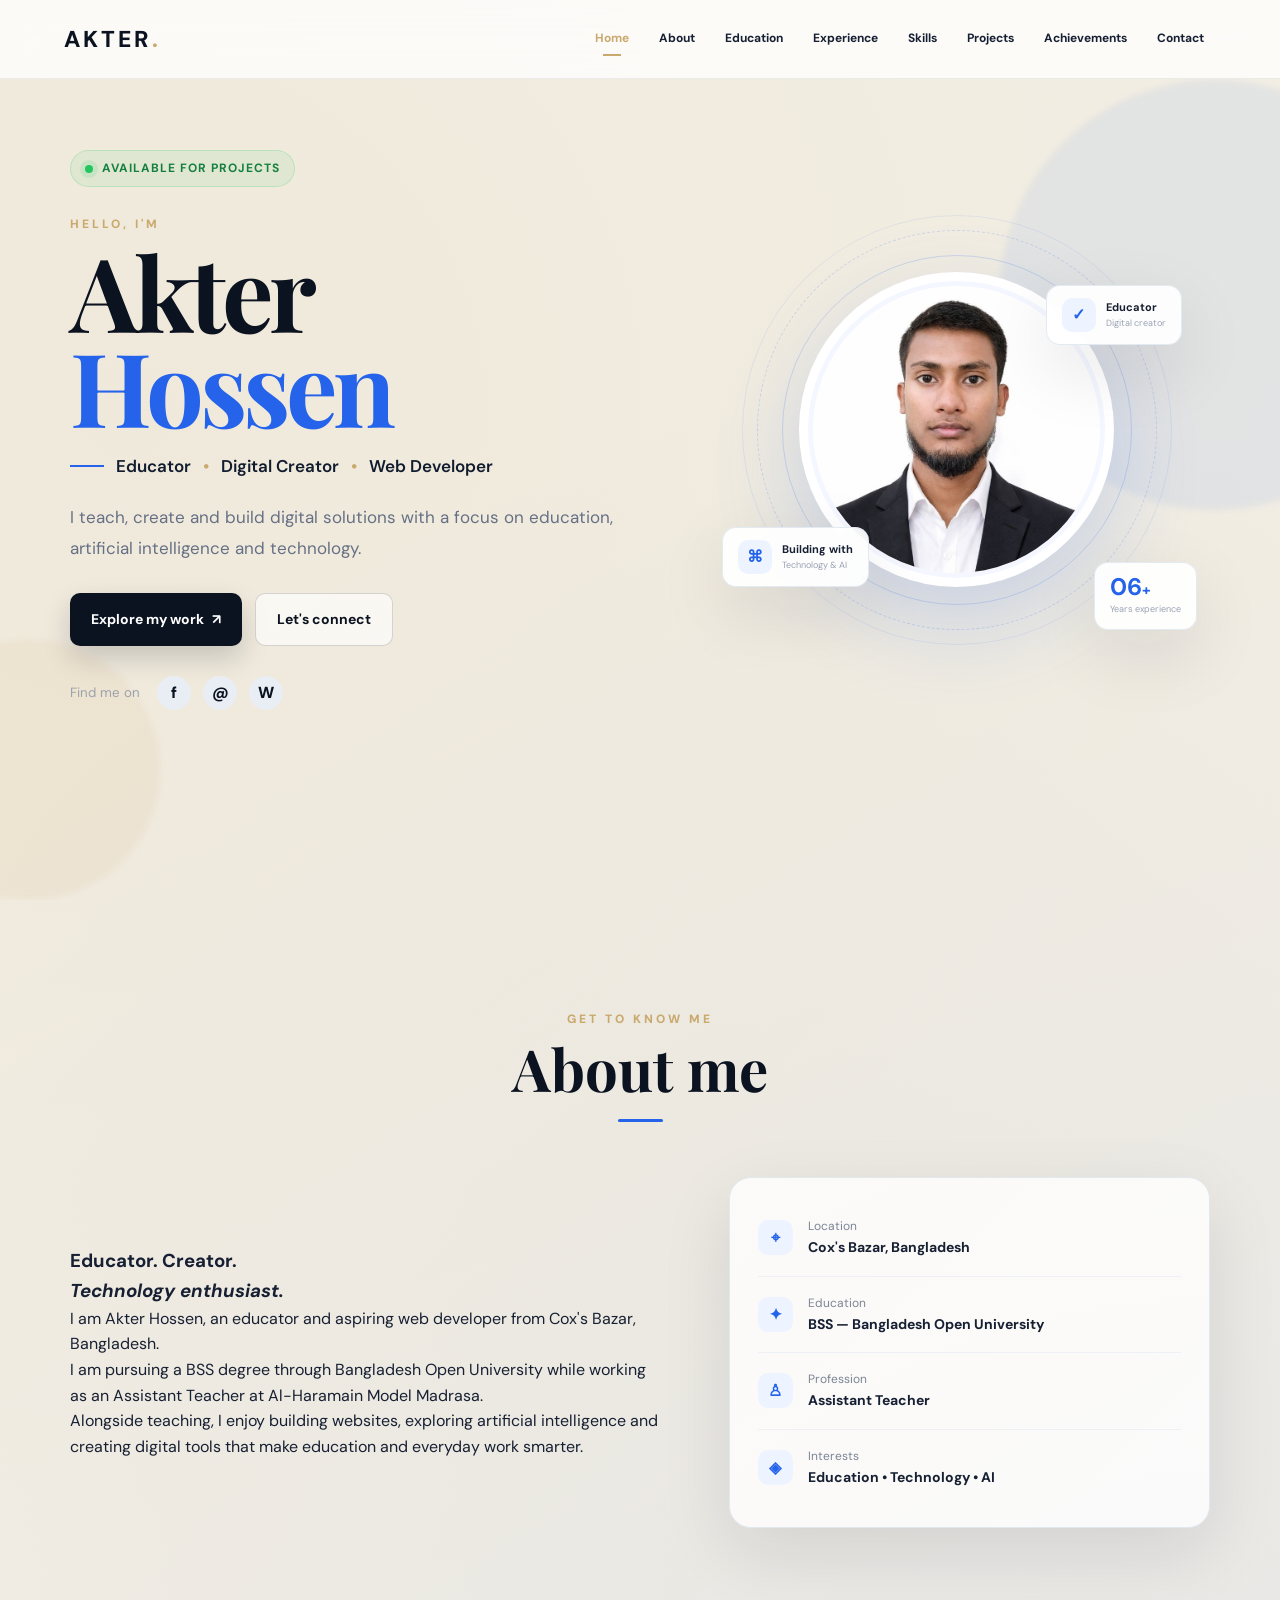
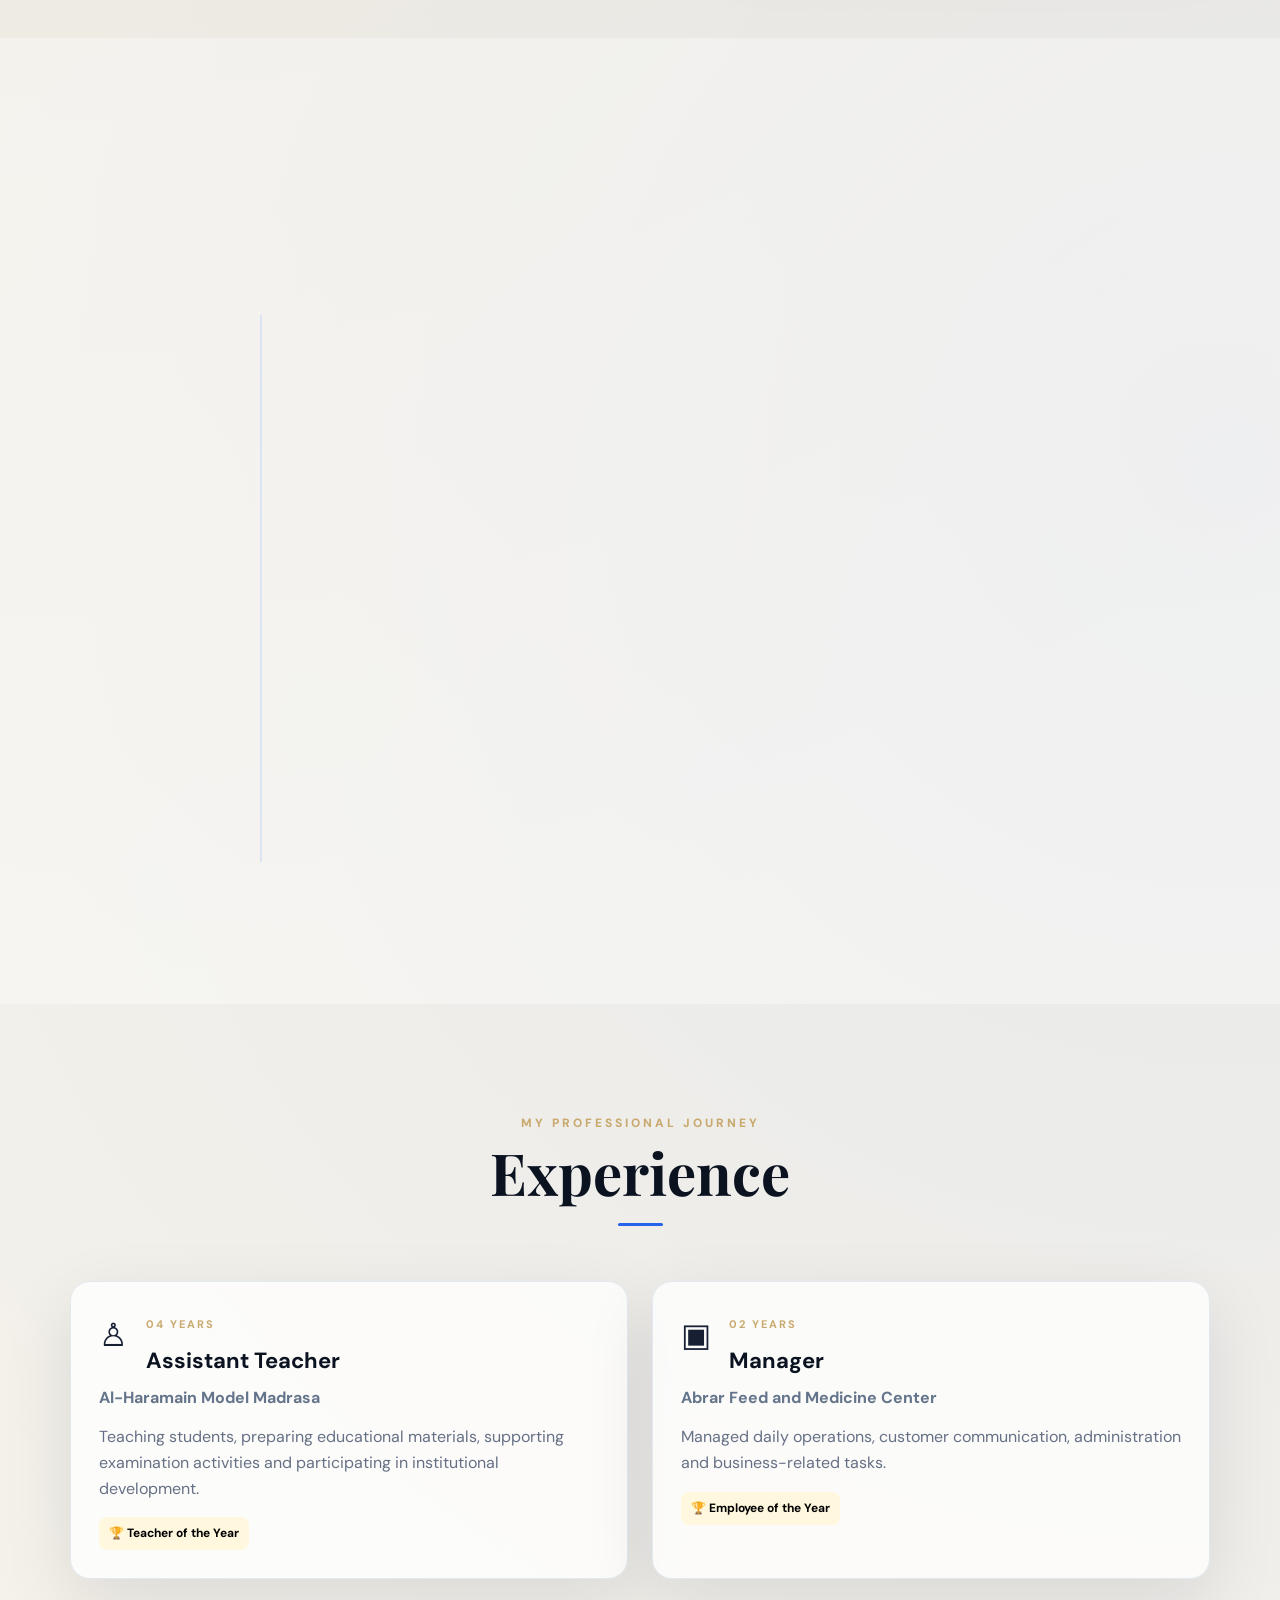
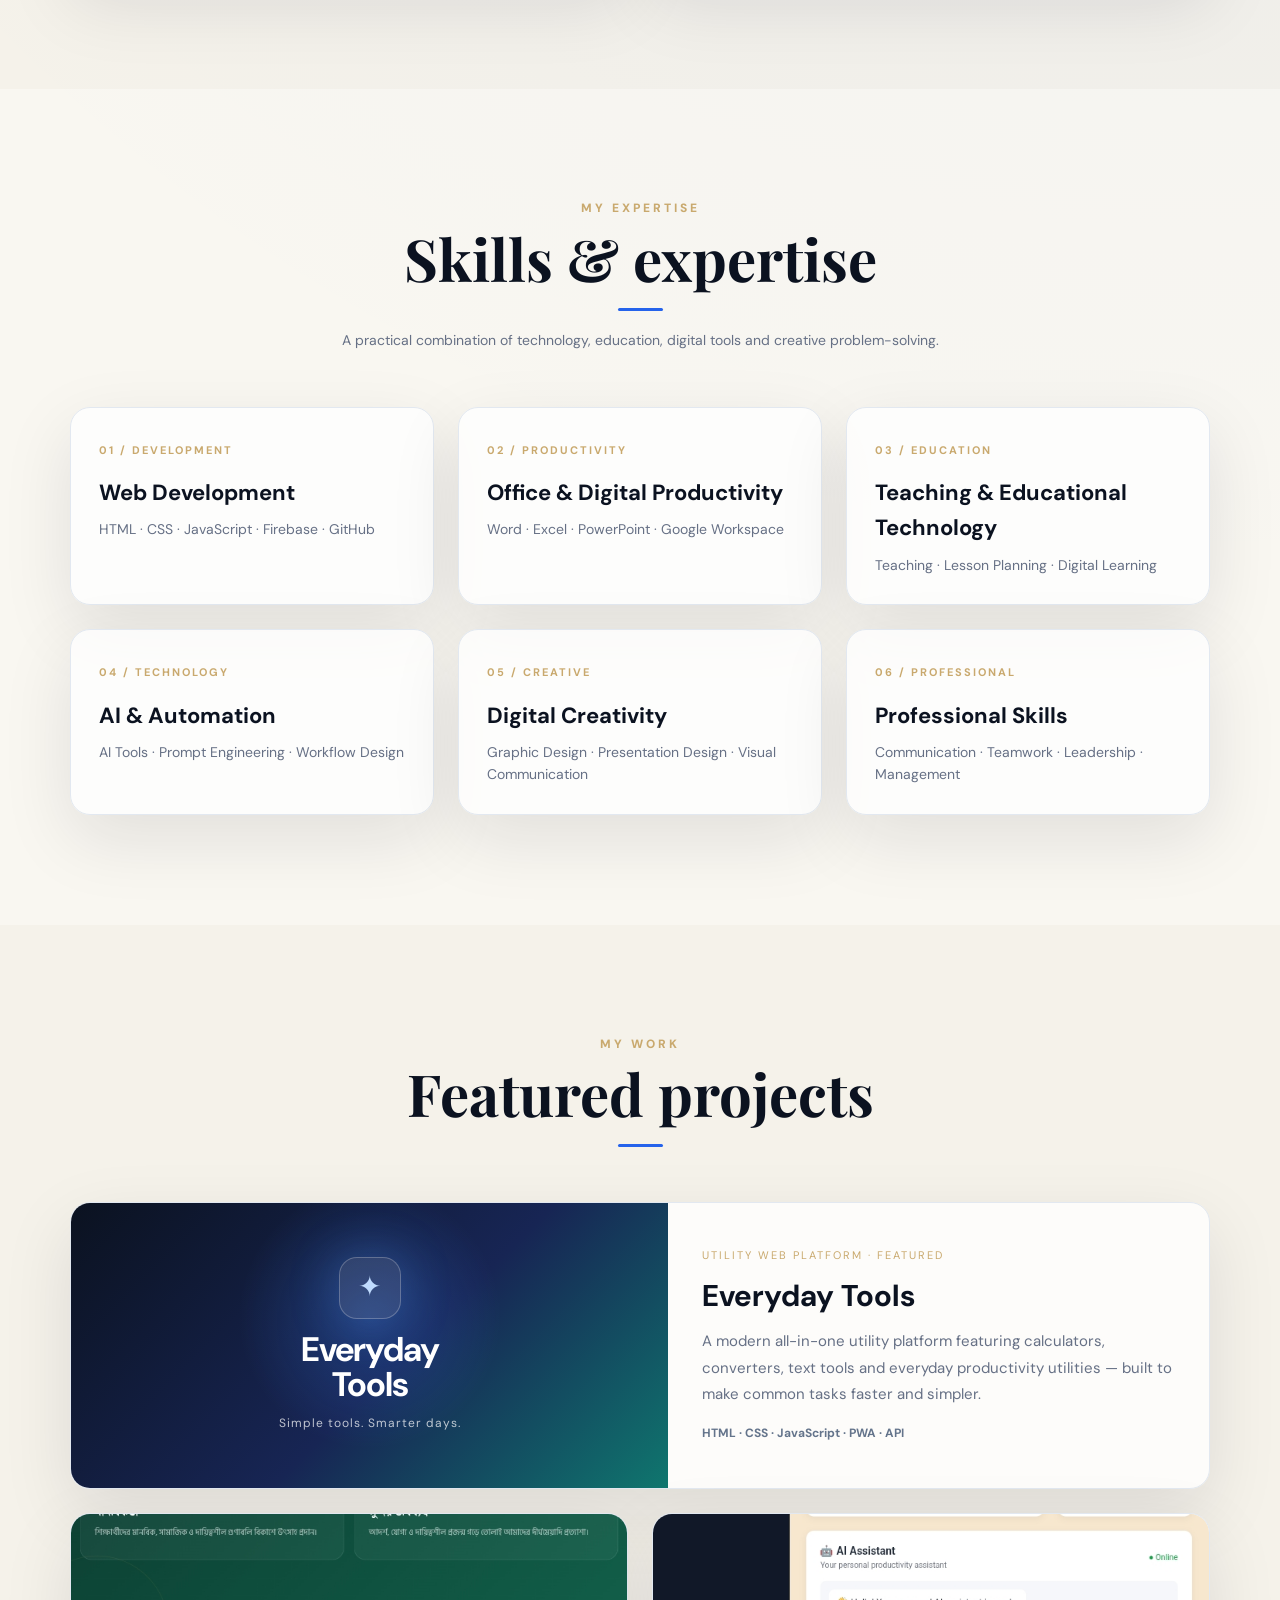
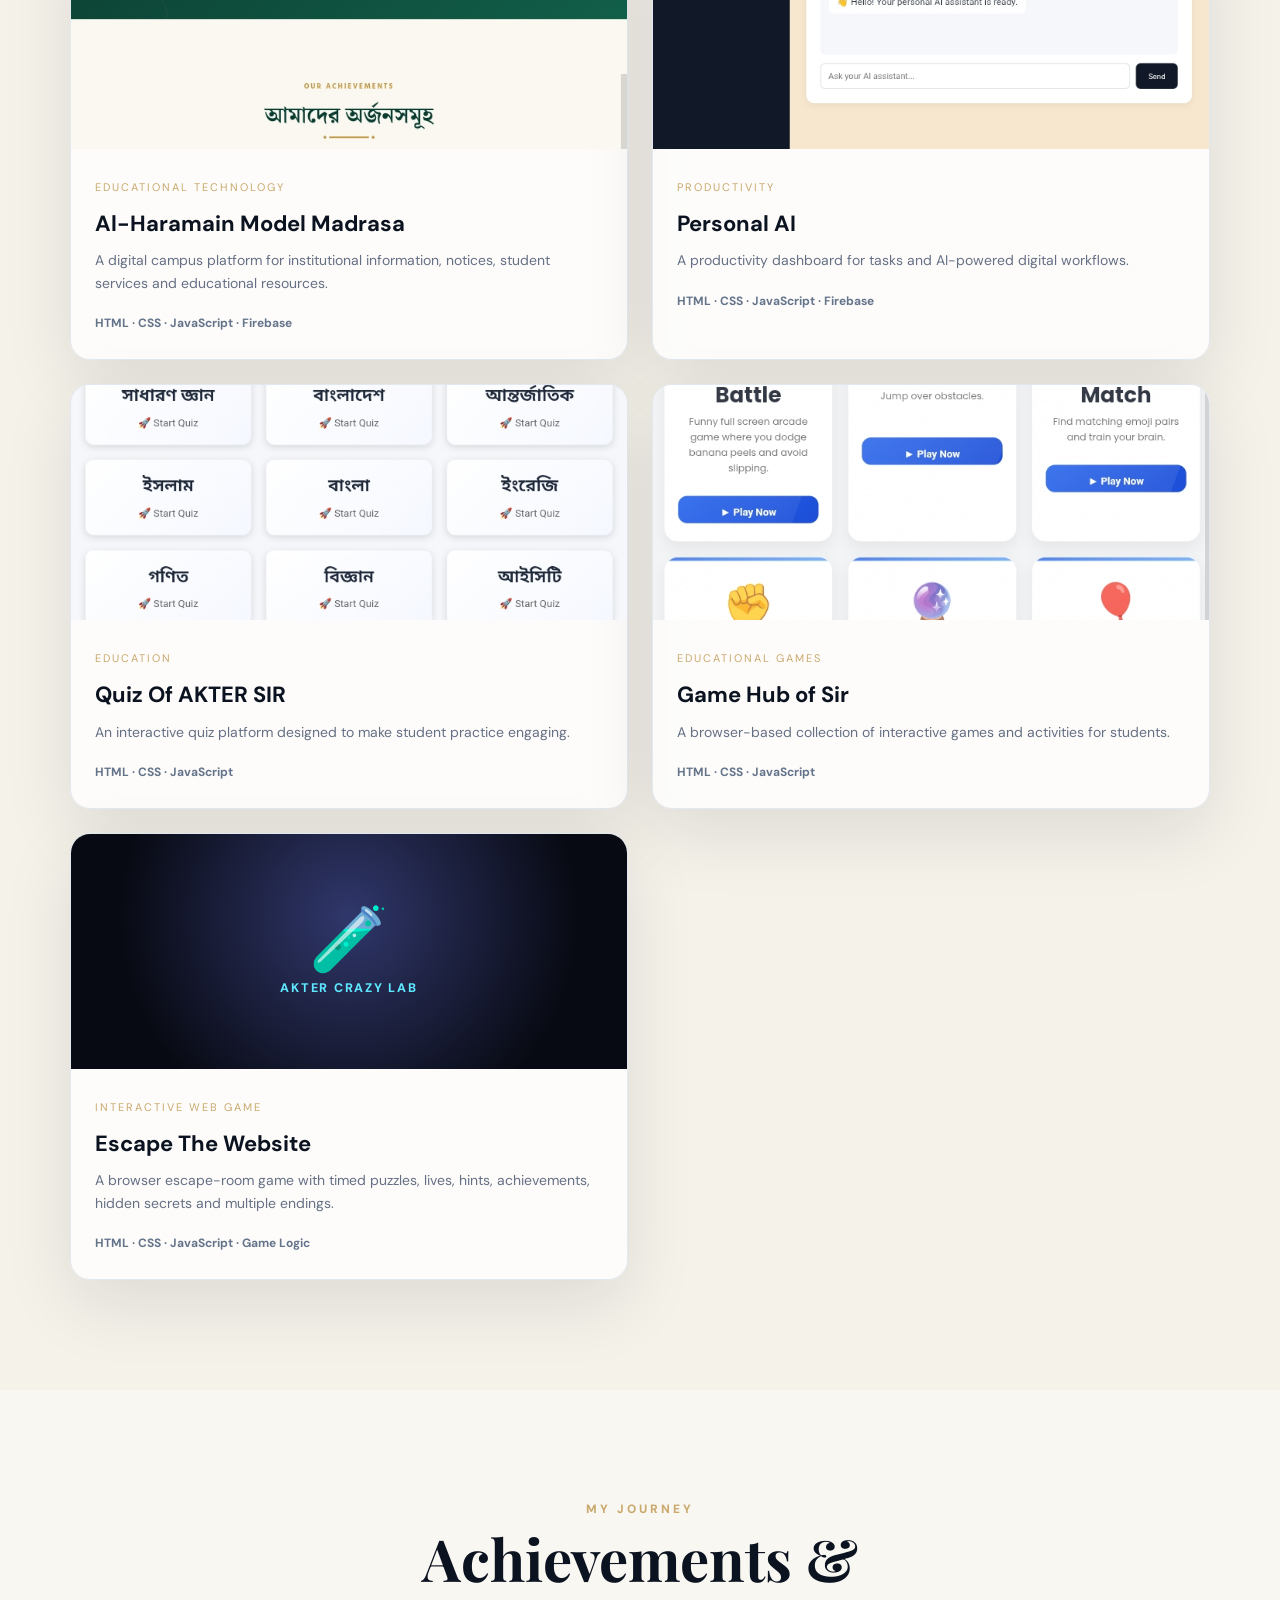
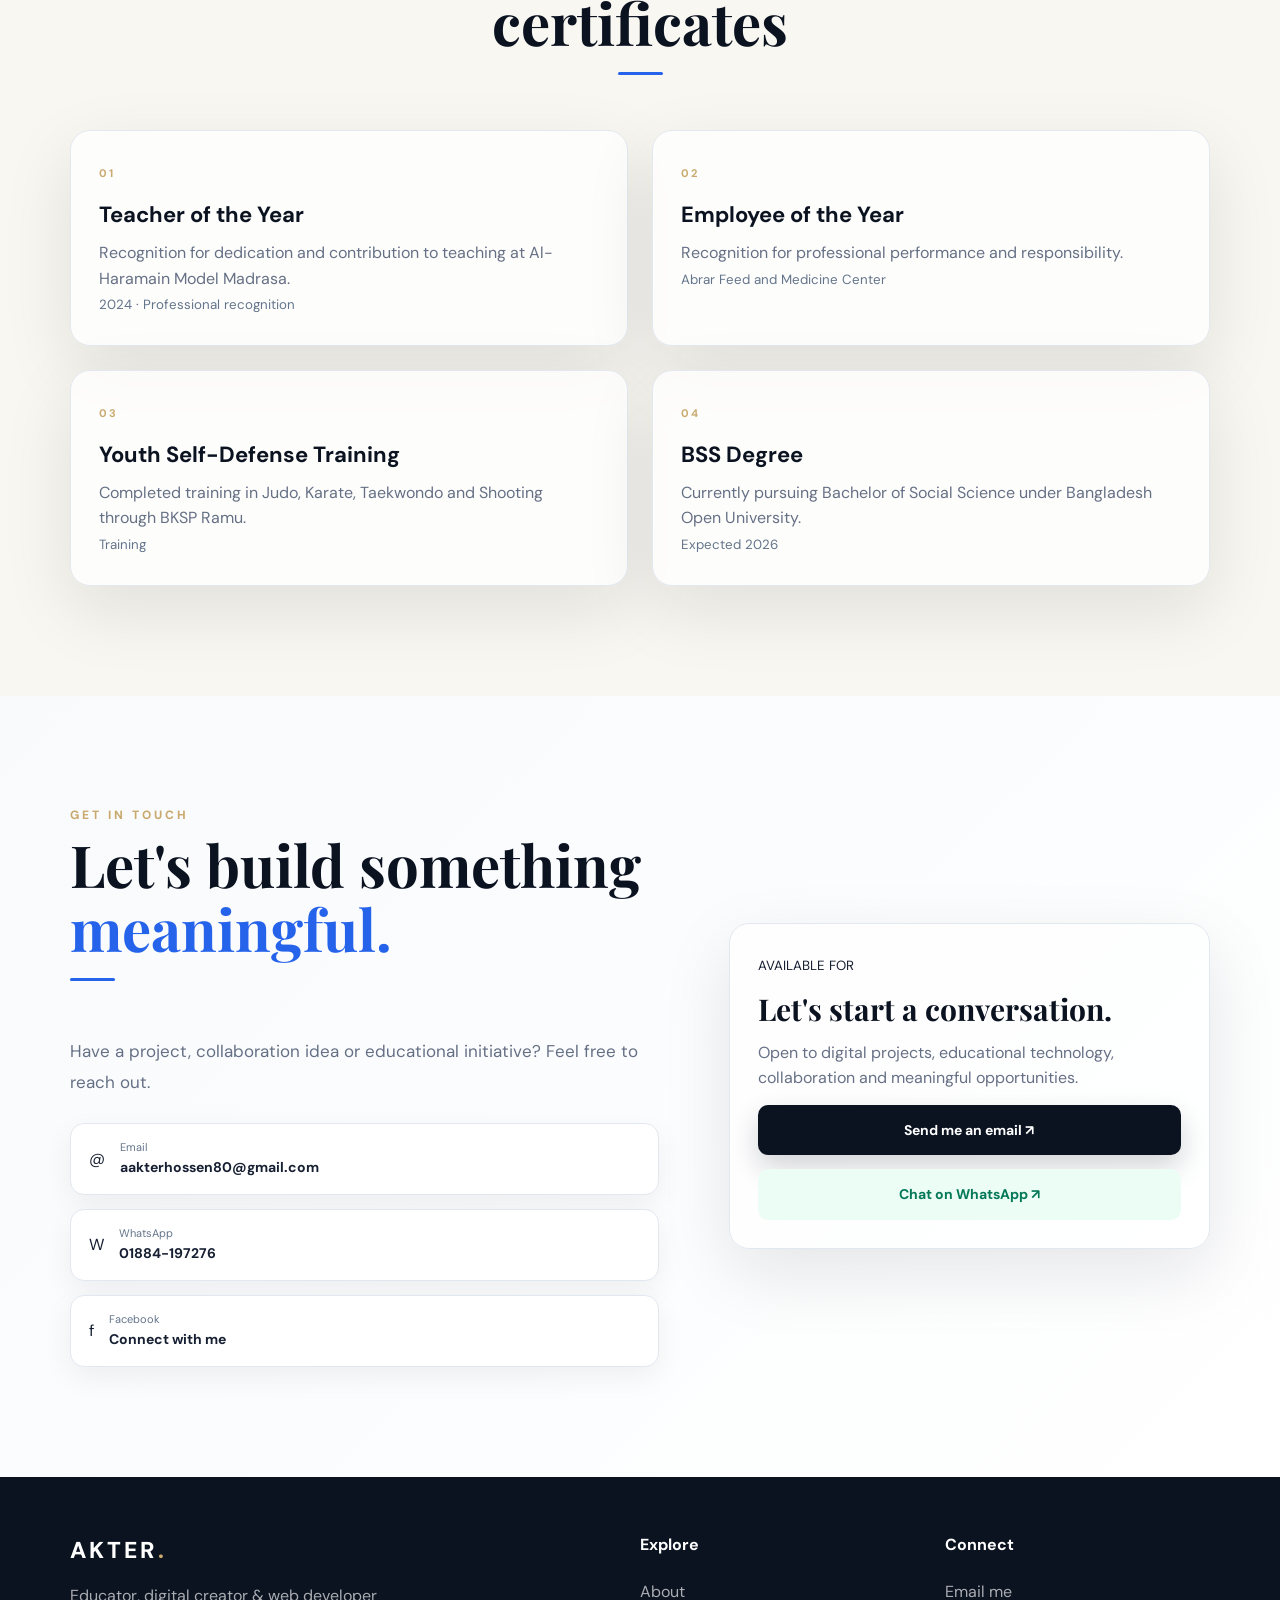
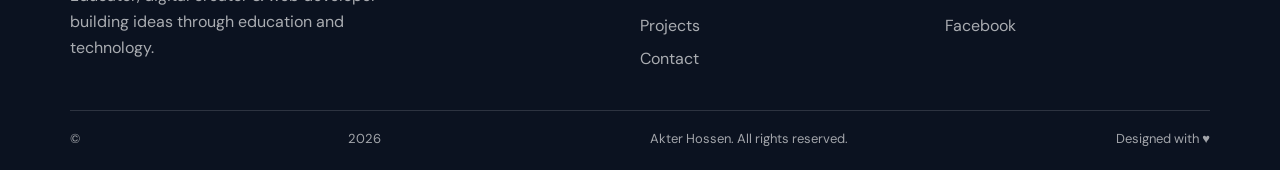
<file: index.html>
<!doctype html>
<html lang="en">
<head>
  <meta charset="UTF-8">
  <meta name="viewport" content="width=device-width, initial-scale=1">
  <meta name="description" content="Official portfolio of Akter Hossen — educator, digital creator and aspiring web developer from Cox's Bazar, Bangladesh.">
  <meta name="author" content="Akter Hossen">
  <meta name="theme-color" content="#0b1220">
  <meta property="og:type" content="website">
  <meta property="og:title" content="Akter Hossen | Educator • Digital Creator • Web Developer">
  <meta property="og:description" content="Educator, digital creator and aspiring web developer building useful digital experiences.">
  <meta property="og:image" content="profile.jpg">
  <meta property="og:url" content="https://hunter09090.github.io/">
  <meta name="twitter:card" content="summary_large_image">
  <meta name="twitter:image" content="profile.jpg">
  <title>Akter Hossen | Educator & Digital Creator</title>
  <link rel="icon" type="image/jpeg" href="profile.jpg">
  <link rel="preconnect" href="https://fonts.googleapis.com">
  <link rel="preconnect" href="https://fonts.gstatic.com" crossorigin>
  <link href="https://fonts.googleapis.com/css2?family=DM+Sans:wght@400;500;600;700&family=Playfair+Display:wght@600;700&display=swap" rel="stylesheet">
  <link rel="stylesheet" href="style.css">
</head>
<body>
  <div class="loader" id="page-loader" aria-hidden="true"><div class="loader-mark">AKTER<span>.</span></div><div class="loader-bar"><i></i></div></div>
  <header class="navbar" id="navbar">
    <div class="nav-container"><a class="brand" href="#home">AKTER<span>.</span></a><button class="menu-toggle" id="menu-toggle" aria-label="Open navigation menu" aria-expanded="false"><i></i><i></i><i></i></button><nav class="nav-menu" id="nav-menu" aria-label="Main navigation"><a class="nav-link active" href="#home">Home</a><a class="nav-link" href="#about">About</a><a class="nav-link" href="#education">Education</a><a class="nav-link" href="#experience">Experience</a><a class="nav-link" href="#skills">Skills</a><a class="nav-link" href="#projects">Projects</a><a class="nav-link" href="#achievements">Achievements</a><a class="nav-link" href="#contact">Contact</a></nav></div>
  </header>
  <main>
    <section class="hero" id="home"><div class="orb orb-a"></div><div class="orb orb-b"></div><div class="hero-grid wrap"><div class="hero-copy" data-reveal><div class="eyebrow"><b></b> Available for projects</div><p class="kicker">HELLO, I'M</p><h1>Akter <em>Hossen</em></h1><div class="role"><span></span>Educator <i>•</i> Digital Creator <i>•</i> Web Developer</div><p class="lead">I teach, create and build digital solutions with a focus on education, artificial intelligence and technology.</p><div class="actions"><a class="button button-primary" href="#projects">Explore my work <span>↗</span></a><a class="button button-ghost" href="#contact">Let's connect</a></div><div class="social"><small>Find me on</small><a href="https://www.facebook.com/ahr110" target="_blank" rel="noopener" aria-label="Facebook">f</a><a href="mailto:aakterhossen80@gmail.com" aria-label="Email">@</a><a href="https://wa.me/8801884197276" target="_blank" rel="noopener" aria-label="WhatsApp">W</a></div></div><div class="hero-visual" data-reveal><div class="portrait-wrap"><span class="ring ring-1"></span><span class="ring ring-2"></span><span class="ring ring-3"></span><div class="portrait"><img src="profile.jpg" alt="Akter Hossen" fetchpriority="high"></div><div class="floating-card identity"><b>✓</b><span><strong>Educator</strong><small>Digital creator</small></span></div><div class="floating-card tech"><b>⌘</b><span><strong>Building with</strong><small>Technology & AI</small></span></div><div class="floating-card years"><strong>06<span>+</span></strong><small>Years experience</small></div></div></div></div></section>
    <section class="section" id="about"><div class="wrap"><div class="section-head" data-reveal><p>GET TO KNOW ME</p><h2>About me</h2><span></span></div><div class="about-grid"><div data-reveal><h3>Educator. Creator.<br><em>Technology enthusiast.</em></h3><p>I am Akter Hossen, an educator and aspiring web developer from Cox's Bazar, Bangladesh.</p><p>I am pursuing a BSS degree through Bangladesh Open University while working as an Assistant Teacher at Al-Haramain Model Madrasa.</p><p>Alongside teaching, I enjoy building websites, exploring artificial intelligence and creating digital tools that make education and everyday work smarter.</p></div><div class="info-card" data-reveal><div><b>⌖</b><span><small>Location</small><strong>Cox's Bazar, Bangladesh</strong></span></div><div><b>✦</b><span><small>Education</small><strong>BSS — Bangladesh Open University</strong></span></div><div><b>♙</b><span><small>Profession</small><strong>Assistant Teacher</strong></span></div><div><b>◈</b><span><small>Interests</small><strong>Education • Technology • AI</strong></span></div></div></div></div></section>
    <section class="section section-alt" id="education"><div class="wrap"><div class="section-head" data-reveal><p>MY ACADEMIC JOURNEY</p><h2>Education</h2><span></span></div><div class="timeline"><article data-reveal><b>Current</b><h3>BSS — </h3><p>Bangladesh Open University</p><small>Bachelor of Social Science</small></article><article data-reveal><b>Higher Secondary</b><h3>HSC — Science</h3><p>Cox's Bazar DC College</p></article><article data-reveal><b>Secondary</b><h3>SSC — Science</h3><p>Science Group</p></article></div></div></section>
    <section class="section" id="experience"><div class="wrap"><div class="section-head" data-reveal><p>MY PROFESSIONAL JOURNEY</p><h2>Experience</h2><span></span></div><div class="experience-grid"><article class="surface" data-reveal><div class="card-icon">♙</div><div><b class="gold">04 YEARS</b><h3>Assistant Teacher</h3><h4>Al-Haramain Model Madrasa</h4><p>Teaching students, preparing educational materials, supporting examination activities and participating in institutional development.</p><mark>🏆 Teacher of the Year</mark></div></article><article class="surface" data-reveal><div class="card-icon">▣</div><div><b class="gold">02 YEARS</b><h3>Manager</h3><h4>Abrar Feed and Medicine Center</h4><p>Managed daily operations, customer communication, administration and business-related tasks.</p><mark>🏆 Employee of the Year</mark></div></article></div></div></section>
    <section class="section section-alt" id="skills"><div class="wrap"><div class="section-head" data-reveal><p>MY EXPERTISE</p><h2>Skills & expertise</h2><span></span><small>A practical combination of technology, education, digital tools and creative problem-solving.</small></div><div class="skills-grid"><article class="skill surface" data-reveal><b>01 / DEVELOPMENT</b><h3>Web Development</h3><p>HTML · CSS · JavaScript · Firebase · GitHub</p></article><article class="skill surface" data-reveal><b>02 / PRODUCTIVITY</b><h3>Office & Digital Productivity</h3><p>Word · Excel · PowerPoint · Google Workspace</p></article><article class="skill surface" data-reveal><b>03 / EDUCATION</b><h3>Teaching & Educational Technology</h3><p>Teaching · Lesson Planning · Digital Learning</p></article><article class="skill surface" data-reveal><b>04 / TECHNOLOGY</b><h3>AI & Automation</h3><p>AI Tools · Prompt Engineering · Workflow Design</p></article><article class="skill surface" data-reveal><b>05 / CREATIVE</b><h3>Digital Creativity</h3><p>Graphic Design · Presentation Design · Visual Communication</p></article><article class="skill surface" data-reveal><b>06 / PROFESSIONAL</b><h3>Professional Skills</h3><p>Communication · Teamwork · Leadership · Management</p></article></div></div></section>
    <section class="section" id="projects"><div class="wrap"><div class="section-head" data-reveal><p>MY WORK</p><h2>Featured projects</h2><span></span></div><div class="projects-grid"><article class="project project-featured surface" data-reveal><div class="project-image project-tools-image"><div class="tools-glow"><span>✦</span><strong>Everyday<br>Tools</strong><small>Simple tools. Smarter days.</small></div><a href="https://hunter09090.github.io/everyday-tools/" target="_blank" rel="noopener">Open live site ↗</a></div><div class="project-body"><small>UTILITY WEB PLATFORM · FEATURED</small><h3>Everyday Tools</h3><p>A modern all-in-one utility platform featuring calculators, converters, text tools and everyday productivity utilities — built to make common tasks faster and simpler.</p><b>HTML · CSS · JavaScript · PWA · API</b></div></article><article class="project surface" data-reveal><div class="project-image"><img src="madrasa.jpg" alt="Al-Haramain Model Madrasa Website" loading="lazy"><a href="https://hunter09090.github.io/al-haramain-campus/" target="_blank" rel="noopener">View live ↗</a></div><div class="project-body"><small>EDUCATIONAL TECHNOLOGY</small><h3>Al-Haramain Model Madrasa</h3><p>A digital campus platform for institutional information, notices, student services and educational resources.</p><b>HTML · CSS · JavaScript · Firebase</b></div></article><article class="project surface" data-reveal><div class="project-image"><img src="personal-ai.jpg" alt="Personal AI Dashboard" loading="lazy"><a href="https://hunter09090.github.io/Personal-ai-/" target="_blank" rel="noopener">View live ↗</a></div><div class="project-body"><small>PRODUCTIVITY</small><h3>Personal AI</h3><p>A productivity dashboard for tasks and AI-powered digital workflows.</p><b>HTML · CSS · JavaScript · Firebase</b></div></article><article class="project surface" data-reveal><div class="project-image"><img src="quiz.jpg" alt="Quiz Of Akter Sir" loading="lazy"><a href="https://hunter09090.github.io/Akter-Sir-/" target="_blank" rel="noopener">View live ↗</a></div><div class="project-body"><small>EDUCATION</small><h3>Quiz Of AKTER SIR</h3><p>An interactive quiz platform designed to make student practice engaging.</p><b>HTML · CSS · JavaScript</b></div></article><article class="project surface" data-reveal><div class="project-image"><img src="game-hub.jpg" alt="Game Hub of Sir" loading="lazy"><a href="https://hunter09090.github.io/Akter-Sir-games/" target="_blank" rel="noopener">View live ↗</a></div><div class="project-body"><small>EDUCATIONAL GAMES</small><h3>Game Hub of Sir</h3><p>A browser-based collection of interactive games and activities for students.</p><b>HTML · CSS · JavaScript</b></div></article></div></div></section>
    <section class="section section-alt" id="achievements"><div class="wrap"><div class="section-head" data-reveal><p>MY JOURNEY</p><h2>Achievements & certificates</h2><span></span></div><div class="achievement-grid"><article class="surface" data-reveal><b>01</b><h3>Teacher of the Year</h3><p>Recognition for dedication and contribution to teaching at Al-Haramain Model Madrasa.</p><small>2024 · Professional recognition</small></article><article class="surface" data-reveal><b>02</b><h3>Employee of the Year</h3><p>Recognition for professional performance and responsibility.</p><small>Abrar Feed and Medicine Center</small></article><article class="surface" data-reveal><b>03</b><h3>Youth Self-Defense Training</h3><p>Completed training in Judo, Karate, Taekwondo and Shooting through BKSP Ramu.</p><small>Training</small></article><article class="surface" data-reveal><b>04</b><h3>BSS Degree</h3><p>Currently pursuing Bachelor of Social Science under Bangladesh Open University.</p><small>Expected 2026</small></article></div></div></section>
    <section class="section contact-section" id="contact"><div class="contact-grid wrap"><div data-reveal><div class="section-head left"><p>GET IN TOUCH</p><h2>Let's build something <em>meaningful.</em></h2><span></span></div><p class="lead">Have a project, collaboration idea or educational initiative? Feel free to reach out.</p><div class="contact-list"><a href="mailto:aakterhossen80@gmail.com">@ <span><small>Email</small><strong>aakterhossen80@gmail.com</strong></span></a><a href="https://wa.me/8801884197276" target="_blank" rel="noopener">W <span><small>WhatsApp</small><strong>01884-197276</strong></span></a><a href="https://www.facebook.com/ahr110" target="_blank" rel="noopener">f <span><small>Facebook</small><strong>Connect with me</strong></span></a></div></div><div class="contact-box surface" data-reveal><small>AVAILABLE FOR</small><h3>Let's start a conversation.</h3><p>Open to digital projects, educational technology, collaboration and meaningful opportunities.</p><a class="button button-primary" href="mailto:aakterhossen80@gmail.com">Send me an email ↗</a><a class="button button-whatsapp" href="https://wa.me/8801884197276" target="_blank" rel="noopener">Chat on WhatsApp ↗</a></div></div></section>
  </main>
  <footer class="footer"><div class="wrap footer-grid"><div><a class="brand" href="#home">AKTER<span>.</span></a><p>Educator, digital creator & web developer building ideas through education and technology.</p></div><div><h4>Explore</h4><a href="#about">About</a><a href="#projects">Projects</a><a href="#contact">Contact</a></div><div><h4>Connect</h4><a href="mailto:aakterhossen80@gmail.com">Email me</a><a href="https://www.facebook.com/ahr110" target="_blank" rel="noopener">Facebook</a></div></div><div class="wrap footer-bottom">© <span id="footer-year">2026</span> Akter Hossen. All rights reserved.<span>Designed with ♥</span></div></footer>
  <button id="scroll-top" aria-label="Scroll to top">↑</button>
  <script src="script.js"></script>
</body>
</html>
</file>
<file: style.css>
:root{--navy:#0b1220;--navy-2:#111c2f;--gold:#c9a96e;--gold-light:#e4cc9a;--ivory:#f5f2ea;--white:#fff;--text:#172033;--muted:#667085;--slate:#64748b;--border:#e2e8f0;--blue:#2563eb;--shadow:0 24px 70px rgba(15,23,42,.1);--shadow-hover:0 24px 70px rgba(11,18,32,.18)}
*{margin:0;padding:0;box-sizing:border-box}html{scroll-behavior:smooth;scroll-padding-top:90px}body{font-family:"DM Sans",sans-serif;color:var(--text);line-height:1.6;background:radial-gradient(circle at 10% 5%,rgba(201,169,110,.12),transparent 28%),radial-gradient(circle at 95% 25%,rgba(37,99,235,.07),transparent 28%),var(--ivory);overflow-x:hidden}a{text-decoration:none;color:inherit}button{font:inherit}img{display:block;max-width:100%}.wrap{width:min(1140px,90%);margin:auto}
.navbar{position:fixed;inset:0 0 auto;z-index:20;background:rgba(255,255,255,.76);border-bottom:1px solid rgba(11,18,32,.07);backdrop-filter:blur(18px);transition:.3s}.navbar.scrolled{background:rgba(255,255,255,.94);box-shadow:0 12px 40px rgba(15,23,42,.1)}.nav-container{min-height:78px;max-width:1280px;margin:auto;padding:0 5%;display:flex;align-items:center;justify-content:space-between;gap:30px;position:relative}.brand{font-size:23px;font-weight:800;letter-spacing:3px;color:var(--navy)}.brand span{color:var(--gold)}.nav-menu{display:flex;gap:6px;align-items:center}.nav-link{position:relative;padding:10px 12px;color:var(--text);font-size:12px;font-weight:700;transition:.25s}.nav-link:after{content:"";position:absolute;bottom:3px;left:50%;width:0;height:2px;background:var(--gold);transform:translateX(-50%);transition:.25s}.nav-link:hover,.nav-link.active{color:var(--gold)}.nav-link:hover:after,.nav-link.active:after{width:18px}.menu-toggle{display:none;border:0;background:transparent;cursor:pointer}.menu-toggle i{display:block;width:22px;height:2px;margin:5px;background:var(--navy);transition:.3s}.menu-toggle.open i:first-child{transform:translateY(7px) rotate(45deg)}.menu-toggle.open i:nth-child(2){opacity:0}.menu-toggle.open i:last-child{transform:translateY(-7px) rotate(-45deg)}
.hero{min-height:100vh;padding:150px 0 100px;position:relative;overflow:hidden}.hero-grid{display:grid;grid-template-columns:1fr .9fr;align-items:center;gap:70px}.orb{position:absolute;border-radius:50%;filter:blur(3px);pointer-events:none}.orb-a{width:430px;height:430px;right:-150px;top:80px;background:rgba(37,99,235,.07)}.orb-b{width:260px;height:260px;left:-100px;bottom:0;background:rgba(201,169,110,.1)}.eyebrow{display:inline-flex;align-items:center;gap:9px;padding:8px 14px;border:1px solid rgba(34,197,94,.2);border-radius:99px;background:rgba(34,197,94,.08);color:#15803d;font-size:12px;font-weight:700;text-transform:uppercase;letter-spacing:1px}.eyebrow b{width:8px;height:8px;border-radius:50%;background:#22c55e;box-shadow:0 0 0 5px rgba(34,197,94,.12)}.kicker,.section-head p,.contact-label{margin-top:28px;color:var(--gold);font-size:12px;font-weight:800;letter-spacing:3px;text-transform:uppercase}.hero h1{margin:10px 0 20px;color:var(--navy);font-family:"Playfair Display",serif;font-size:clamp(58px,8vw,104px);line-height:.92;letter-spacing:-4px}.hero h1 em,.contact-section h2 em,.about-text em{color:var(--blue);font-style:normal}.role{display:flex;align-items:center;gap:12px;color:var(--navy-2);font-size:17px;font-weight:600}.role span{width:34px;height:2px;background:var(--blue)}.role i{color:var(--gold);font-style:normal}.lead{max-width:600px;margin-top:22px;color:var(--muted);font-size:17px;line-height:1.8}.actions{display:flex;flex-wrap:wrap;gap:13px;margin-top:30px}.button{display:inline-flex;align-items:center;justify-content:center;gap:8px;padding:14px 21px;border-radius:10px;font-size:14px;font-weight:700;transition:.3s}.button:hover{transform:translateY(-3px)}.button-primary{background:var(--navy);color:#fff;box-shadow:0 12px 28px rgba(11,18,32,.18)}.button-ghost{border:1px solid rgba(11,18,32,.16);background:rgba(255,255,255,.65);color:var(--navy)}.button-ghost:hover{background:var(--navy);color:#fff}.social{display:flex;align-items:center;gap:12px;margin-top:30px}.social small{margin-right:5px;color:#98a2b3}.social a{display:grid;place-items:center;width:34px;height:34px;border-radius:50%;background:#e9edf4;color:var(--navy);font-weight:800;transition:.3s}.social a:hover{background:var(--blue);color:#fff;transform:translateY(-3px)}
.hero-visual{display:grid;place-items:center}.portrait-wrap{position:relative;display:grid;place-items:center;width:430px;height:430px}.ring{position:absolute;border:1px solid rgba(37,99,235,.18);border-radius:50%}.ring-1{width:350px;height:350px;animation:spin 18s linear infinite}.ring-2{width:400px;height:400px;border-style:dashed;animation:spin-reverse 26s linear infinite}.ring-3{width:430px;height:430px;opacity:.5;animation:pulse 4s ease-in-out infinite}.portrait{position:relative;z-index:2;width:315px;height:315px;padding:9px;border-radius:50%;background:#fff;box-shadow:0 35px 90px rgba(37,99,235,.2)}.portrait img{width:100%;height:100%;border:5px solid #f4f7ff;border-radius:50%;object-fit:cover}.floating-card{position:absolute;z-index:3;display:flex;align-items:center;gap:10px;padding:12px 15px;border:1px solid rgba(226,232,240,.9);border-radius:14px;background:rgba(255,255,255,.92);box-shadow:var(--shadow);backdrop-filter:blur(12px)}.floating-card b{display:grid;place-items:center;width:34px;height:34px;border-radius:10px;background:#edf4ff;color:var(--blue)}.floating-card strong,.floating-card small{display:block}.floating-card strong{font-size:11px}.floating-card small{color:#98a2b3;font-size:9px}.identity{top:70px;right:-10px}.tech{bottom:58px;left:-20px}.years{right:-25px;bottom:15px;display:block}.years strong{color:var(--blue);font-size:24px;line-height:1}.years strong span{font-size:15px}.years small{margin-top:3px}
.section{padding:110px 0}.section-alt{background:rgba(255,255,255,.34)}.section-head{text-align:center;max-width:700px;margin:0 auto 55px}.section-head p{margin-top:0}.section-head h2{margin-top:8px;color:var(--navy);font-family:"Playfair Display",serif;font-size:clamp(38px,5vw,58px);line-height:1.1}.section-head>span{display:block;width:45px;height:3px;margin:18px auto;background:var(--blue);border-radius:99px}.section-head>small{display:block;color:var(--muted);font-size:14px}.section-head.left{text-align:left;margin-left:0}.section-head.left>span{margin-left:0}.about-grid,.contact-grid{display:grid;grid-template-columns:1.1fr .9fr;gap:70px;align-items:center}.about-text h3{margin-bottom:20px;color:var(--navy);font-family:"Playfair Display",serif;font-size:34px;line-height:1.2}.about-text p{margin:0 0 17px;color:var(--muted)}.info-card{padding:22px 28px;border:1px solid var(--border);border-radius:22px;background:rgba(255,255,255,.8);box-shadow:var(--shadow)}.info-card>div{display:flex;gap:15px;align-items:center;padding:17px 0;border-bottom:1px solid #edf0f5}.info-card>div:last-child{border-bottom:0}.info-card b{display:grid;place-items:center;width:35px;height:35px;border-radius:10px;background:#edf4ff;color:var(--blue)}.info-card small,.info-card strong{display:block}.info-card small{color:#7b8495;font-size:12px}.info-card strong{font-size:14px}
.timeline{max-width:760px;margin:auto;padding-left:28px;border-left:2px solid #dce4f4}.timeline article{position:relative;margin-bottom:32px;padding:25px 28px;border:1px solid var(--border);border-radius:18px;background:rgba(255,255,255,.8);box-shadow:var(--shadow)}.timeline article:before{content:"";position:absolute;left:-37px;top:30px;width:13px;height:13px;border-radius:50%;background:var(--blue);box-shadow:0 0 0 5px var(--ivory)}.timeline article>b,.gold{color:var(--gold);font-size:11px;letter-spacing:2px}.timeline h3,.surface h3{margin:7px 0;color:var(--navy);font-size:22px}.timeline p,.timeline small,.surface p{color:var(--muted)}.experience-grid,.skills-grid,.projects-grid,.achievement-grid{display:grid;grid-template-columns:repeat(2,1fr);gap:24px}.surface{padding:28px;border:1px solid var(--border);border-radius:20px;background:rgba(255,255,255,.78);box-shadow:var(--shadow);transition:.35s}.surface:hover{transform:translateY(-7px);box-shadow:var(--shadow-hover);border-color:rgba(201,169,110,.5)}.card-icon{float:left;margin-right:18px;font-size:32px}.surface h4{margin-bottom:14px;color:var(--slate)}mark{display:inline-block;margin-top:16px;padding:7px 10px;border-radius:8px;background:#fff8df;font-size:12px;font-weight:700}.skills-grid{grid-template-columns:repeat(3,1fr)}.skill b,.project-body small,.achievement-grid article>b{color:var(--gold);font-size:11px;letter-spacing:2px}.skill h3{margin:14px 0 8px}.skill p{font-size:14px}.project{padding:0;overflow:hidden}.project-image{position:relative;height:235px;overflow:hidden;background:#edf2fb}.project-image img{width:100%;height:100%;object-fit:cover;transition:.5s}.project:hover img{transform:scale(1.06)}.project-image a{position:absolute;inset:0;display:grid;place-items:center;background:rgba(11,18,32,.5);color:#fff;font-weight:700;opacity:0;transition:.3s}.project:hover .project-image a,.project:focus-within .project-image a{opacity:1}.project-body{padding:24px}.project-body h3{margin:8px 0}.project-body p{margin-bottom:15px;color:var(--muted);font-size:14px}.project-body>b{color:var(--slate);font-size:12px}.achievement-grid article h3{margin:12px 0 8px}.achievement-grid article small{color:var(--slate)}
.contact-section{background:linear-gradient(135deg,#f8fafc,#fff)}.contact-list{display:grid;gap:14px;margin-top:25px}.contact-list a{display:flex;align-items:center;gap:15px;padding:15px 18px;border:1px solid var(--border);border-radius:14px;background:#fff;box-shadow:0 10px 30px rgba(15,23,42,.06);transition:.3s}.contact-list a:hover{transform:translateX(5px);border-color:var(--gold)}.contact-list>a:first-letter{color:var(--blue);font-weight:800}.contact-list small,.contact-list strong{display:block}.contact-list small{color:var(--slate);font-size:11px}.contact-list strong{font-size:14px}.contact-box h3{font-family:"Playfair Display",serif;font-size:30px}.contact-box .button{width:100%;margin-top:14px}.button-whatsapp{background:#ecfdf5;color:#047857}.footer{padding:55px 0 20px;background:var(--navy);color:#dfe7f3}.footer-grid{display:grid;grid-template-columns:2fr 1fr 1fr;gap:40px}.footer .brand{color:#fff}.footer p{max-width:360px;margin-top:15px;color:rgba(255,255,255,.65)}.footer h4{margin-bottom:14px;color:#fff}.footer-grid>div:not(:first-child){display:grid;align-content:start;gap:8px}.footer-grid a:not(.brand){color:rgba(255,255,255,.65)}.footer-grid a:hover{color:var(--gold)}.footer-bottom{display:flex;justify-content:space-between;gap:15px;flex-wrap:wrap;margin-top:38px;padding-top:18px;border-top:1px solid rgba(255,255,255,.14);color:rgba(255,255,255,.62);font-size:13px}
.loader{position:fixed;inset:0;z-index:100;display:grid;place-items:center;background:var(--navy);color:#fff;transition:.6s}.loader.hidden{opacity:0;visibility:hidden;pointer-events:none}.loader-mark{font-size:28px;font-weight:800;letter-spacing:3px}.loader-mark span{color:var(--gold)}.loader-bar{width:180px;height:3px;margin:18px auto;overflow:hidden;background:rgba(255,255,255,.2)}.loader-bar i{display:block;width:45%;height:100%;background:var(--gold);animation:load 1.2s infinite}.loader p{color:var(--slate-light);font-size:10px}@keyframes spin{to{transform:rotate(360deg)}}@keyframes spin-reverse{to{transform:rotate(-360deg)}}@keyframes pulse{50%{transform:scale(1.04);opacity:1}}@keyframes load{from{transform:translateX(-120%)}to{transform:translateX(300%)}}[data-reveal]{opacity:0;transform:translateY(22px);transition:opacity .7s ease var(--delay,0ms),transform .7s ease var(--delay,0ms)}[data-reveal].revealed{opacity:1;transform:none}#scroll-top{position:fixed;right:22px;bottom:22px;z-index:30;width:44px;height:44px;border:0;border-radius:50%;background:var(--navy);color:#fff;cursor:pointer;opacity:0;visibility:hidden;transform:translateY(12px);transition:.25s}#scroll-top.visible{opacity:1;visibility:visible;transform:none}
@media(max-width:980px){.menu-toggle{display:block}.nav-menu{position:absolute;top:calc(100% + 10px);left:5%;right:5%;display:flex;flex-direction:column;align-items:stretch;padding:15px;border:1px solid var(--border);border-radius:16px;background:rgba(255,255,255,.97);box-shadow:var(--shadow);opacity:0;visibility:hidden;pointer-events:none;transform:translateY(-10px);transition:.25s}.nav-menu.open{opacity:1;visibility:visible;pointer-events:auto;transform:none}.nav-link{padding:11px 5px}.hero-grid,.about-grid,.contact-grid{grid-template-columns:1fr;gap:45px}.hero-copy,.about-grid>div:first-child,.contact-grid>div:first-child{text-align:center}.role,.actions,.social,.section-head.left{justify-content:center}.section-head.left{text-align:center;margin-inline:auto}.section-head.left>span{margin-inline:auto}.lead{margin-inline:auto}.experience-grid,.projects-grid,.achievement-grid{grid-template-columns:1fr}.skills-grid{grid-template-columns:repeat(2,1fr)}.footer-grid{grid-template-columns:1fr 1fr}}
@media(max-width:600px){.hero{padding-top:125px}.hero h1{font-size:clamp(52px,16vw,78px);letter-spacing:-2px}.portrait-wrap{width:305px;height:305px}.portrait{width:230px;height:230px}.ring-1{width:270px;height:270px}.ring-2{width:295px;height:295px}.ring-3{width:320px;height:320px}.identity{top:15px;right:-8px}.tech{left:-8px;bottom:5px}.years{right:-5px;bottom:-18px}.skills-grid,.footer-grid{grid-template-columns:1fr}.section{padding:80px 0}.section-alt{padding-inline:4%}.achievement-grid article{padding:22px}.contact-card{padding:23px}.footer-bottom{flex-direction:column}}
@media(prefers-reduced-motion:reduce){*,*:before,*:after{animation-duration:.01ms!important;transition-duration:.01ms!important;scroll-behavior:auto!important}[data-reveal]{opacity:1;transform:none}}
.project-featured{grid-column:1/-1;display:grid;grid-template-columns:1.05fr .95fr;align-items:stretch}.project-featured .project-image{height:100%;min-height:285px}.project-tools-image{display:grid!important;place-items:center;background:radial-gradient(circle at 50% 40%,rgba(59,130,246,.28),transparent 38%),linear-gradient(135deg,#0b1220,#172554 55%,#0f766e)}.tools-glow{position:relative;z-index:1;display:flex;flex-direction:column;align-items:center;text-align:center;color:#fff;padding:28px}.tools-glow>span{display:grid;place-items:center;width:62px;height:62px;margin-bottom:14px;border:1px solid rgba(255,255,255,.24);border-radius:18px;background:rgba(255,255,255,.1);box-shadow:0 0 50px rgba(96,165,250,.28);font-size:28px;color:#bfdbfe}.tools-glow strong{font-size:34px;line-height:1.02;letter-spacing:-1px}.tools-glow small{margin-top:12px;color:rgba(255,255,255,.72);font-size:12px;letter-spacing:1px}.project-featured .project-body{display:flex;flex-direction:column;justify-content:center;padding:34px}.project-featured .project-body h3{font-size:30px}.project-featured .project-body p{font-size:15px;line-height:1.75}.project-featured .project-body>b{margin-top:2px}@media(max-width:980px){.project-featured{grid-template-columns:1fr}.project-featured .project-image{height:250px;min-height:0}}
</file>
